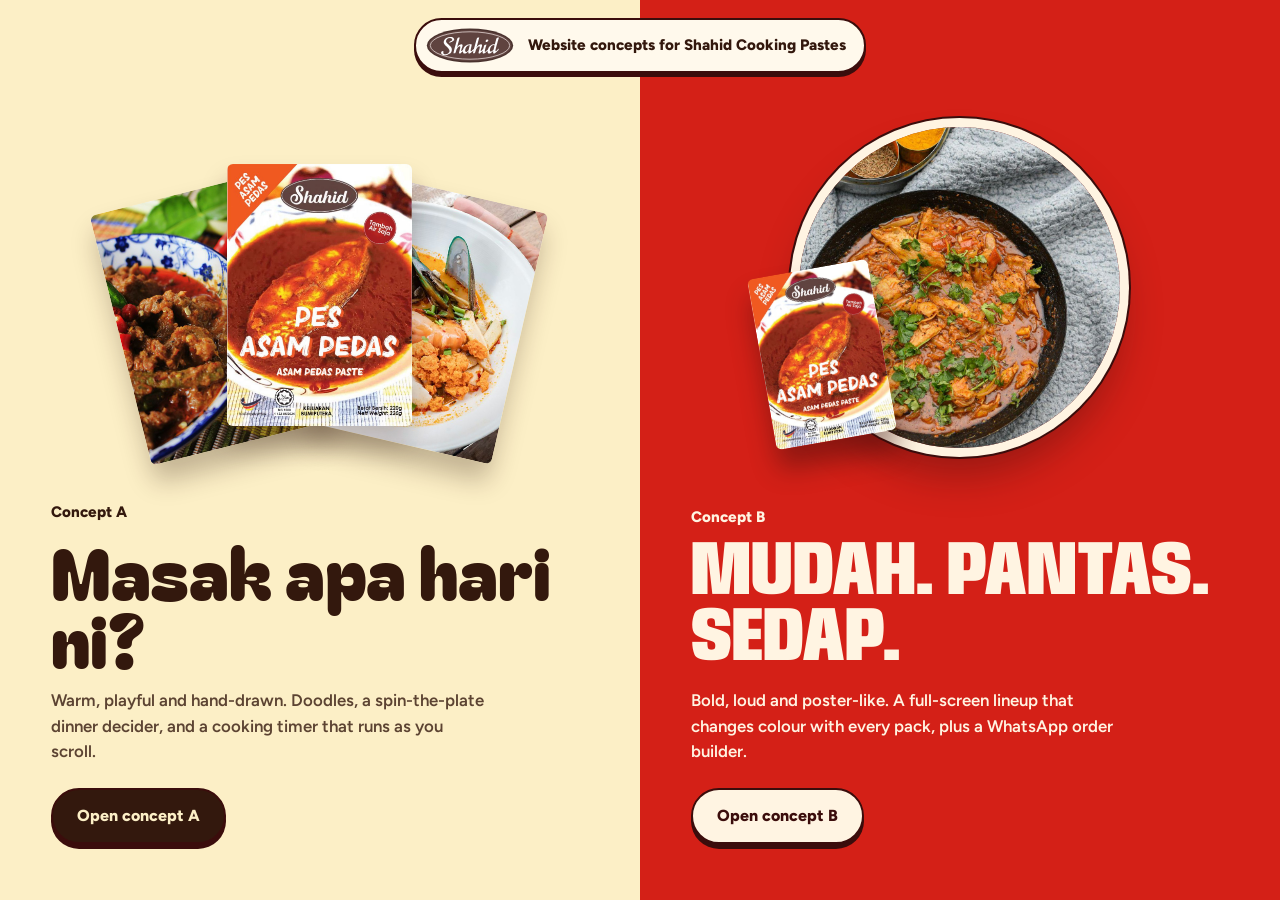
<file: index.html>
<!doctype html>
<html lang="en">
<head>
  <meta charset="utf-8">
  <meta name="viewport" content="width=device-width, initial-scale=1">
  <title>Shahid: two website concepts</title>
  <meta name="description" content="Two website concepts for Shahid Cooking Pastes. Open each one and pick a direction.">
  <meta name="theme-color" content="#FCEFC6">
  <link rel="icon" href="site-a-masak-apa/assets/img/favicon.svg" type="image/svg+xml">
  <link rel="preconnect" href="https://fonts.googleapis.com">
  <link rel="preconnect" href="https://fonts.gstatic.com" crossorigin>
  <link href="https://fonts.googleapis.com/css2?family=Anybody:wdth,wght@50..150,900&family=Bagel+Fat+One&family=Figtree:wght@500;700;800&family=Sriracha&display=swap" rel="stylesheet">
  <style>
    :root {
      --kunyit-pale: #FCEFC6; --kunyit: #F4B223; --rendang: #33180D;
      --cili-bg: #D42017; --santan: #FFF4E2; --ink: #3B0D0C;
      --ease: cubic-bezier(.22, 1, .36, 1);
    }
    * { box-sizing: border-box; }
    html, body { margin: 0; height: 100%; }
    body { font: 500 16px/1.5 "Figtree", system-ui, sans-serif; background: var(--kunyit-pale); color: var(--rendang); }
    img { display: block; max-width: 100%; }
    :focus-visible { outline: 3px solid var(--ink); outline-offset: 4px; }

    .top {
      position: fixed; top: 18px; left: 50%; transform: translateX(-50%); z-index: 5;
      display: flex; align-items: center; gap: 14px; padding: 8px 18px 8px 10px;
      background: #FFF9EC; border: 2px solid var(--ink); border-radius: 999px; box-shadow: 0 4px 0 var(--ink);
      white-space: nowrap;
    }
    .top img { width: 88px; }
    .top p { margin: 0; font-weight: 800; font-size: .95rem; }

    .split { display: flex; min-height: 100vh; min-height: 100svh; }
    .concept {
      position: relative; flex: 1; overflow: hidden; text-decoration: none; color: inherit;
      display: flex; flex-direction: column;
      padding: 96px clamp(20px, 4vw, 56px) clamp(28px, 5vw, 56px);
      transition: flex-grow .8s var(--ease);
    }
    .concept:hover, .concept:focus-visible { flex-grow: 1.45; }
    .concept--a { background: var(--kunyit-pale); color: var(--rendang); }
    .concept--b { background: var(--cili-bg); color: var(--santan); }
    /* The preview fills whatever height is left above the text, so it can never overlap it. */
    .concept__art { position: relative; flex: 1 1 0; min-height: 170px; margin-bottom: clamp(16px, 3vh, 32px); display: grid; place-items: center; pointer-events: none; container-type: size; }
    .concept__label { font-weight: 800; font-size: .95rem; margin: 0 0 12px; }
    .concept h2 { margin: 0; line-height: .92; }
    .concept--a h2 { font: 400 clamp(2.6rem, 5.6vw, 5.2rem)/.95 "Bagel Fat One", system-ui, sans-serif; }
    .concept--b h2 { font: 900 clamp(2.8rem, 6vw, 5.8rem)/.86 "Anybody", Impact, sans-serif; font-variation-settings: "wdth" 72; text-transform: uppercase; transition: font-variation-settings .8s var(--ease); }
    .concept--b:hover h2, .concept--b:focus-visible h2 { font-variation-settings: "wdth" 110; }
    .concept__desc { max-width: 40ch; margin: 16px 0 0; font-size: 1.05rem; font-weight: 600; }
    .concept--a .concept__desc { color: rgba(51, 24, 13, .8); }
    .concept__go {
      display: inline-flex; align-items: center; gap: 10px; margin-top: 24px; width: fit-content;
      padding: 14px 24px; border-radius: 999px; font-weight: 800;
      border: 2.5px solid var(--ink); box-shadow: 0 5px 0 var(--ink);
      transition: transform .25s var(--ease), box-shadow .25s var(--ease);
    }
    .concept--a .concept__go { background: var(--rendang); color: var(--kunyit-pale); }
    .concept--b .concept__go { background: var(--santan); color: var(--ink); }
    .concept:hover .concept__go { transform: translateY(-3px); box-shadow: 0 8px 0 var(--ink); }
    .concept__hand { font-family: "Sriracha", cursive; font-size: 1.15rem; }

    /* concept A preview: a fan of packs */
    .fan { position: relative; width: min(86cqw, 112cqh, 420px); aspect-ratio: 1.3; }
    .fan img { position: absolute; bottom: 0; width: 44%; border-radius: 6px; box-shadow: 0 18px 26px rgba(51, 24, 13, .28); transition: transform .8s var(--ease); }
    .fan img:nth-child(1) { left: 2%; transform: rotate(-14deg); }
    .fan img:nth-child(2) { left: 28%; z-index: 2; transform: rotate(0deg) translateY(-8%); }
    .fan img:nth-child(3) { right: 2%; transform: rotate(13deg); }
    .concept--a:hover .fan img:nth-child(1) { transform: rotate(-22deg) translateX(-8%); }
    .concept--a:hover .fan img:nth-child(3) { transform: rotate(21deg) translateX(8%); }
    .concept--a:hover .fan img:nth-child(2) { transform: translateY(-14%) scale(1.04); }

    /* concept B preview: the spinning pan with a pack in front */
    .pan { position: relative; width: min(64cqw, 84cqh, 330px); aspect-ratio: 1; }
    .pan__photo { position: absolute; inset: 0; border-radius: 50%; overflow: hidden; box-shadow: 0 0 0 9px var(--santan), 0 0 0 11px var(--ink), 0 26px 40px rgba(59, 13, 12, .4); animation: spin 60s linear infinite; }
    .pan__photo img { width: 100%; height: 100%; object-fit: cover; }
    .pan__pack { position: absolute; width: 38%; left: -12%; bottom: 2%; transform: rotate(-10deg); border-radius: 6px; box-shadow: 0 20px 26px rgba(59, 13, 12, .45); transition: transform .8s var(--ease); }
    .concept--b:hover .pan__pack { transform: rotate(-2deg) translateY(-8%); }
    @keyframes spin { to { transform: rotate(360deg); } }

    @media (max-width: 800px) {
      .split { flex-direction: column; }
      .concept { min-height: 88vh; min-height: 88svh; }
      .concept:hover, .concept:focus-visible { flex-grow: 1; }
      .top p { display: none; }
      .top { padding: 8px; }
    }
    @media (prefers-reduced-motion: reduce) {
      .pan__photo { animation: none; }
      * { transition-duration: .01ms !important; }
    }
  </style>
</head>
<body>
  <header class="top">
    <img src="site-a-masak-apa/assets/img/logo-shahid.svg" alt="Shahid" width="88" height="35">
    <p>Website concepts for Shahid Cooking Pastes</p>
  </header>

  <main class="split">
    <a class="concept concept--a" href="site-a-masak-apa/index.html">
      <div class="concept__art" aria-hidden="true">
        <div class="fan">
          <img src="site-a-masak-apa/assets/img/photos/pouch-rendang.jpg" alt="">
          <img src="site-a-masak-apa/assets/img/pack-asam-pedas.jpg" alt="">
          <img src="site-a-masak-apa/assets/img/photos/pouch-tomyam.jpg" alt="">
        </div>
      </div>
      <p class="concept__label">Concept A</p>
      <h2>Masak apa hari ni?</h2>
      <p class="concept__desc">Warm, playful and hand-drawn. Doodles, a spin-the-plate dinner decider, and a cooking timer that runs as you scroll.</p>
      <span class="concept__go">Open concept A</span>
    </a>

    <a class="concept concept--b" href="site-b-mudah-pantas-sedap/index.html">
      <div class="concept__art" aria-hidden="true">
        <div class="pan">
          <div class="pan__photo"><img src="site-b-mudah-pantas-sedap/assets/img/photos/hero-pan.jpg" alt=""></div>
          <img class="pan__pack" src="site-b-mudah-pantas-sedap/assets/img/pack-asam-pedas.jpg" alt="">
        </div>
      </div>
      <p class="concept__label">Concept B</p>
      <h2>Mudah. Pantas. Sedap.</h2>
      <p class="concept__desc">Bold, loud and poster-like. A full-screen lineup that changes colour with every pack, plus a WhatsApp order builder.</p>
      <span class="concept__go">Open concept B</span>
    </a>
  </main>
</body>
</html>
</file>
